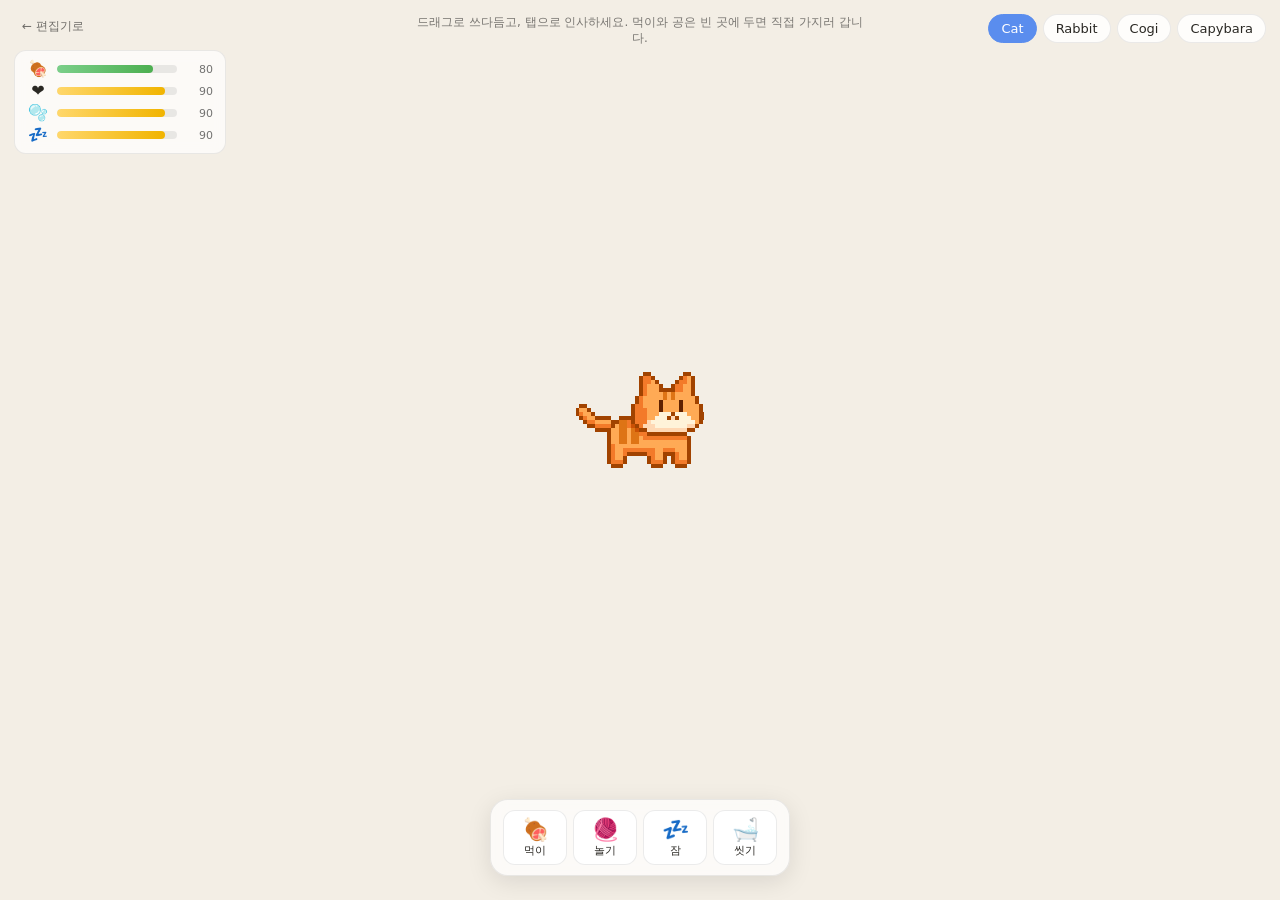
<file: interaction/index.html>
<!doctype html>
<html lang="ko">
<head>
  <meta charset="utf-8" />
  <meta name="viewport" content="width=device-width, initial-scale=1, viewport-fit=cover" />
  <meta name="color-scheme" content="light" />
  <title>동물 친구</title>
  <link rel="stylesheet" href="styles.css" />
</head>
<body>
  <canvas id="scene"></canvas>
  <div id="world-layer"></div>
  <div id="fx-layer"></div>
  <div id="bubble-layer"></div>
  <div id="stats-panel" aria-label="동물 상태"></div>
  <div id="picker" aria-label="동물 선택"></div>
  <div id="care-panel" aria-label="돌봄 액션"></div>
  <div id="hint">드래그로 쓰다듬고, 탭으로 인사하세요. 먹이와 공은 빈 곳에 두면 직접 가지러 갑니다.</div>
  <a id="back-link" href="../">← 편집기로</a>
  <div id="status" role="status" aria-live="polite">Loading...</div>
  <script type="module" src="main.js"></script>
</body>
</html>
</file>
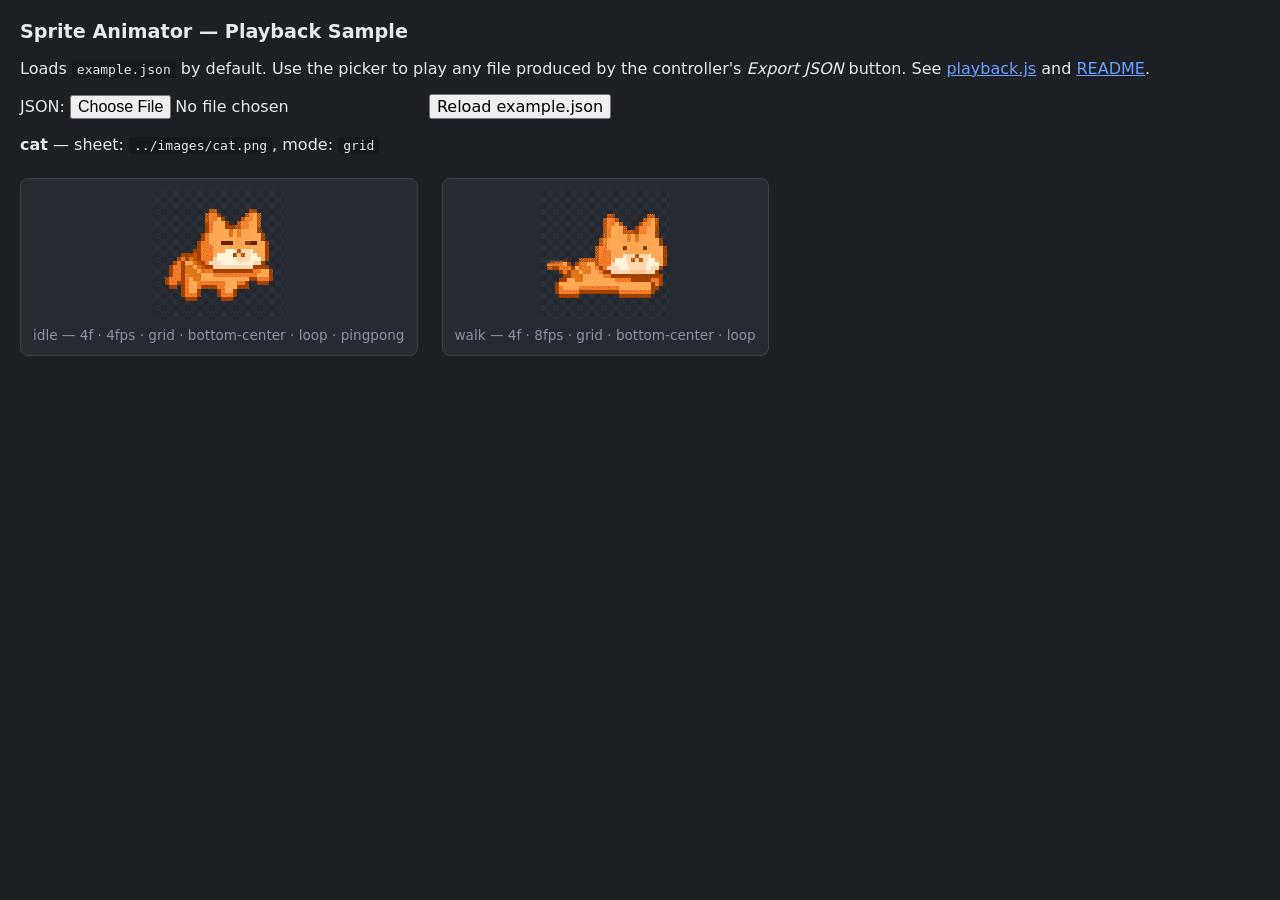
<file: samples/index.html>
<!doctype html>
<html lang="en">
<head>
  <meta charset="utf-8" />
  <meta name="viewport" content="width=device-width, initial-scale=1" />
  <title>Sprite Animator — Playback Sample</title>
  <style>
    body { font-family: system-ui, sans-serif; background: #1c1f24; color: #e6e9ef; margin: 0; padding: 20px; }
    h1 { font-size: 1.2rem; margin: 0 0 12px; }
    .row { display: flex; gap: 12px; align-items: center; flex-wrap: wrap; margin-bottom: 16px; }
    button, input[type=file] { font: inherit; }
    .stage { display: flex; flex-wrap: wrap; gap: 24px; }
    .anim {
      background: #262a31; border: 1px solid #3a4049; border-radius: 8px;
      padding: 12px; display: flex; flex-direction: column; align-items: center; gap: 8px;
    }
    .anim canvas {
      background: repeating-conic-gradient(#2a2e36 0% 25%, #232730 0% 50%) 0 0 / 12px 12px;
      image-rendering: pixelated; max-width: 256px; max-height: 256px;
    }
    .anim .meta { color: #8a93a3; font-size: 0.85em; }
    a { color: #6aa0ff; }
    code { background: #15181d; padding: 1px 5px; border-radius: 3px; }
  </style>
</head>
<body>
  <h1>Sprite Animator — Playback Sample</h1>
  <p class="muted">
    Loads <code>example.json</code> by default. Use the picker to play any
    file produced by the controller's <em>Export JSON</em> button. See
    <a href="./playback.js">playback.js</a> and <a href="./README.md">README</a>.
  </p>
  <div class="row">
    <label>JSON: <input type="file" id="json-input" accept="application/json,.json" /></label>
    <button id="reload-default" type="button">Reload example.json</button>
  </div>
  <div id="stage" class="stage"></div>

  <script type="module">
    import { createPlayer, loadDocument, loadImage } from './playback.js';

    const stage = document.getElementById('stage');

    function renderAll(sheet, image, sourceLabel) {
      stage.innerHTML = '';
      const heading = document.createElement('div');
      heading.style.flexBasis = '100%';
      heading.innerHTML = `<strong>${sourceLabel}</strong> — sheet: <code>${sheet.src}</code>, mode: <code>${sheet.mode}</code>`;
      stage.appendChild(heading);

      for (const anim of sheet.animations) {
        const cell = document.createElement('div');
        cell.className = 'anim';
        const canvas = document.createElement('canvas');
        cell.appendChild(canvas);
        const meta = document.createElement('div');
        meta.className = 'meta';
        const tags = [`${anim.frames.length}f`, `${anim.fps}fps`, anim.kind, anim.anchorMode];
        if (anim.loop) tags.push('loop');
        if (anim.pingpong) tags.push('pingpong');
        meta.textContent = `${anim.name} — ${tags.join(' · ')}`;
        cell.appendChild(meta);
        stage.appendChild(cell);
        const player = createPlayer(canvas, image, anim);
        player.play();
      }
    }

    async function loadDefault() {
      try {
        const { name, sheet, image } = await loadDocument('./example.json');
        renderAll(sheet, image, name);
      } catch (err) {
        stage.innerHTML = `<div style="color:#e3504f">Failed to load example.json: ${err.message}</div>`;
      }
    }

    document.getElementById('reload-default').addEventListener('click', loadDefault);

    document.getElementById('json-input').addEventListener('change', async (e) => {
      const file = e.target.files?.[0];
      if (!file) return;
      try {
        const text = await file.text();
        const doc = JSON.parse(text);
        const [name, sheet] = Object.entries(doc.sheets || {})[0] || [];
        if (!sheet) throw new Error('Document has no sheet');
        // src may be a data URL or a relative path. Relative paths resolve
        // against the picked file's parent directory, which we cannot know
        // in a browser; the user must place a sibling image or use absolute
        // URLs / data URLs in their export.
        const url = sheet.src.startsWith('data:') || /^https?:/.test(sheet.src)
          ? sheet.src
          : new URL(sheet.src, location.href).toString();
        const image = await loadImage(url);
        renderAll(sheet, image, name + ' (from file)');
      } catch (err) {
        stage.innerHTML = `<div style="color:#e3504f">${err.message}</div>`;
      }
      e.target.value = '';
    });

    loadDefault();
  </script>
</body>
</html>
</file>
<file: interaction/styles.css>
:root {
  --bg: #f3eee5;
  --text: #2a2823;
  --chip-bg: rgba(255, 255, 255, 0.85);
  --chip-border: rgba(0, 0, 0, 0.08);
  --chip-active: #5a8dee;
  --bubble-bg: #ffffff;
  --bubble-text: #2a2823;
  --bubble-shadow: 0 2px 8px rgba(0, 0, 0, 0.12);
}

* { box-sizing: border-box; }
html, body { height: 100%; margin: 0; }
body {
  font-family: -apple-system, BlinkMacSystemFont, 'Apple SD Gothic Neo', 'Pretendard', 'Segoe UI', system-ui, sans-serif;
  background: var(--bg);
  color: var(--text);
  overflow: hidden;
  user-select: none;
  -webkit-user-select: none;
  -webkit-tap-highlight-color: transparent;
}

#scene {
  position: fixed;
  inset: 0;
  display: block;
  background: var(--bg);
  touch-action: none;
  image-rendering: pixelated;
  image-rendering: crisp-edges;
}

#bubble-layer {
  position: fixed;
  inset: 0;
  pointer-events: none;
  z-index: 5;
}

.bubble {
  position: absolute;
  transform: translate(-50%, -100%);
  background: var(--bubble-bg);
  color: var(--bubble-text);
  padding: 6px 12px;
  border-radius: 14px;
  font-size: 14px;
  line-height: 1.2;
  white-space: nowrap;
  box-shadow: var(--bubble-shadow);
  animation: bubble-in 180ms ease-out;
  transition: opacity 280ms ease-out;
}
.bubble::after {
  content: '';
  position: absolute;
  left: 50%;
  bottom: -5px;
  transform: translateX(-50%);
  width: 10px;
  height: 6px;
  background: var(--bubble-bg);
  clip-path: polygon(0 0, 100% 0, 50% 100%);
}
.bubble.fade-out { opacity: 0; }

@keyframes bubble-in {
  from { opacity: 0; transform: translate(-50%, -88%); }
  to   { opacity: 1; transform: translate(-50%, -100%); }
}

#picker {
  position: fixed;
  top: 14px;
  right: 14px;
  display: flex;
  flex-wrap: wrap;
  justify-content: flex-end;
  gap: 6px;
  z-index: 10;
  max-width: min(44vw, 360px);
}
.chip {
  padding: 6px 12px;
  border: 1px solid var(--chip-border);
  background: var(--chip-bg);
  color: var(--text);
  border-radius: 999px;
  font-size: 13px;
  cursor: pointer;
  font-family: inherit;
  text-transform: capitalize;
  transition: background 0.15s, color 0.15s, border-color 0.15s;
}
.chip:hover { background: #fff; }
.chip.active {
  background: var(--chip-active);
  color: #fff;
  border-color: var(--chip-active);
}

#hint {
  position: fixed;
  top: 14px;
  left: 50%;
  transform: translateX(-50%);
  font-size: 12px;
  color: rgba(0, 0, 0, 0.5);
  z-index: 10;
  pointer-events: none;
  white-space: normal;
  line-height: 1.35;
  text-align: center;
  max-width: min(460px, calc(100vw - 320px));
  overflow: hidden;
  text-overflow: ellipsis;
}

#back-link {
  position: fixed;
  top: 14px;
  left: 14px;
  font-size: 12px;
  color: rgba(0, 0, 0, 0.55);
  text-decoration: none;
  z-index: 10;
  padding: 4px 8px;
  border-radius: 6px;
}
#back-link:hover { color: rgba(0, 0, 0, 0.85); background: rgba(255, 255, 255, 0.5); }

#status {
  position: fixed;
  top: 50%;
  left: 50%;
  transform: translate(-50%, -50%);
  font-size: 14px;
  color: rgba(0, 0, 0, 0.5);
  z-index: 5;
  pointer-events: none;
}
#status:empty { display: none; }

@media (max-width: 480px) {
  #back-link { top: 10px; left: 10px; }
  #picker {
    top: 10px;
    right: 10px;
    max-width: calc(100vw - 120px);
  }
  #hint {
    top: 56px;
    left: 14px;
    right: 14px;
    transform: none;
    font-size: 11px;
    max-width: none;
  }
  .chip { font-size: 12px; padding: 5px 10px; }
}

/* ─── Stats panel (top-left) ───────────────────────────────────────────── */
#stats-panel {
  position: fixed;
  top: 50px;
  left: 14px;
  z-index: 10;
  display: flex;
  flex-direction: column;
  gap: 6px;
  background: rgba(255, 255, 255, 0.7);
  padding: 10px 12px;
  border-radius: 12px;
  border: 1px solid var(--chip-border);
  backdrop-filter: blur(6px);
  -webkit-backdrop-filter: blur(6px);
  font-variant-numeric: tabular-nums;
  pointer-events: none;
  min-width: 190px;
}
.stat-row {
  display: grid;
  grid-template-columns: 22px 120px 28px;
  align-items: center;
  gap: 8px;
  font-size: 12px;
  color: var(--text);
}
.stat-icon {
  font-size: 16px;
  line-height: 1;
  text-align: center;
}
.stat-bar {
  position: relative;
  height: 8px;
  background: rgba(0, 0, 0, 0.08);
  border-radius: 999px;
  overflow: hidden;
}
.stat-fill {
  display: block;
  height: 100%;
  width: 0%;
  background: linear-gradient(90deg, #7bcf8a, #4caf50);
  border-radius: 999px;
  transition: width 220ms ease-out, background 220ms ease-out;
}
.stat-num {
  text-align: right;
  font-size: 11px;
  color: rgba(0, 0, 0, 0.55);
}
.stat-row.low .stat-fill {
  background: linear-gradient(90deg, #ff8a8a, #e74c3c);
  animation: stat-pulse 1.4s ease-in-out infinite;
}
.stat-row.low .stat-icon {
  animation: stat-icon-shake 1.6s ease-in-out infinite;
}
.stat-row.full .stat-fill {
  background: linear-gradient(90deg, #ffd76b, #f1b400);
}
@keyframes stat-pulse {
  0%, 100% { opacity: 1; }
  50%      { opacity: 0.55; }
}
@keyframes stat-icon-shake {
  0%, 100% { transform: translateX(0); }
  25%      { transform: translateX(-1.5px); }
  75%      { transform: translateX(1.5px); }
}

/* ─── Care panel (always-visible floating) ─────────────────────────────── */
#care-panel {
  position: fixed;
  left: 50%;
  bottom: max(24px, env(safe-area-inset-bottom, 0px) + 12px);
  transform: translateX(-50%);
  background: rgba(255, 255, 255, 0.7);
  border: 1px solid var(--chip-border);
  border-radius: 18px;
  padding: 10px 12px;
  box-shadow: 0 6px 24px rgba(0, 0, 0, 0.10);
  z-index: 20;
  backdrop-filter: blur(8px);
  -webkit-backdrop-filter: blur(8px);
}

.care-grid {
  display: grid;
  grid-template-columns: repeat(4, minmax(54px, 64px));
  gap: 6px;
}
.care-btn {
  position: relative;
  display: flex;
  flex-direction: column;
  align-items: center;
  justify-content: center;
  gap: 2px;
  padding: 8px 4px 6px;
  border: 1px solid var(--chip-border);
  background: #fff;
  border-radius: 12px;
  font-family: inherit;
  font-size: 11px;
  color: var(--text);
  cursor: grab;
  overflow: hidden;
  transition: transform 0.1s ease-out, background 0.15s, border-color 0.15s;
  touch-action: none;
  user-select: none;
  -webkit-user-select: none;
}
.care-btn:active { cursor: grabbing; }
.care-btn:hover { background: #fafafa; }
.care-btn:active { transform: scale(0.95); }
.care-btn.cooling {
  cursor: default;
  background: #f3f3f3;
  color: rgba(0, 0, 0, 0.4);
}
.care-icon {
  font-size: 22px;
  line-height: 1;
}
.care-label {
  font-size: 11px;
  letter-spacing: -0.2px;
}
.care-cd {
  position: absolute;
  left: 0;
  bottom: 0;
  width: 100%;
  height: 3px;
  background: var(--chip-active);
  transform-origin: right center;
  transform: scaleX(0);
  pointer-events: none;
}
/* ─── World objects layer (food / ball / poop) ────────────────────────── */
#world-layer {
  position: fixed;
  inset: 0;
  z-index: 3;
  pointer-events: none;
  overflow: hidden;
}
.world-item {
  position: absolute;
  font-size: 36px;
  line-height: 1;
  transform: translate(-50%, -50%);
  filter: drop-shadow(0 3px 6px rgba(0, 0, 0, 0.25));
  user-select: none;
  -webkit-user-select: none;
  pointer-events: none;
  animation: world-item-in 240ms ease-out;
}
@keyframes world-item-in {
  from { transform: translate(-50%, -90%) scale(0.4); opacity: 0; }
  to   { transform: translate(-50%, -50%) scale(1);   opacity: 1; }
}
.world-item.poop {
  pointer-events: auto;
  cursor: grab;
  font-size: 32px;
  animation: world-item-in 240ms ease-out, poop-wobble 2.4s ease-in-out infinite 240ms;
}
.world-item.poop.dragging { cursor: grabbing; animation: none; }
@keyframes poop-wobble {
  0%, 100% { transform: translate(-50%, -50%) rotate(-3deg); }
  50%      { transform: translate(-50%, -50%) rotate(3deg); }
}

/* ─── Particle effects layer (between canvas and bubbles) ─────────────── */
#fx-layer {
  position: fixed;
  inset: 0;
  pointer-events: none;
  z-index: 4;
  overflow: hidden;
}
.fx-particle {
  position: absolute;
  font-size: 22px;
  line-height: 1;
  pointer-events: none;
  user-select: none;
  -webkit-user-select: none;
  transform: translate(-50%, -50%) rotate(var(--rot, 0deg));
  will-change: transform, opacity;
}

.fx-bubble { animation: fx-bubble 1.8s ease-out forwards; font-size: 20px; }
@keyframes fx-bubble {
  0%   { transform: translate(-50%, -50%) scale(var(--scale-from, 0.7)) rotate(var(--rot, 0deg)); opacity: 0; }
  20%  { opacity: 1; }
  85%  { opacity: 0.95; }
  100% {
    transform: translate(calc(-50% + var(--wobble, 0px)), calc(-50% - var(--rise, 70px))) scale(1.45) rotate(var(--rot, 0deg));
    opacity: 0;
  }
}

.fx-water { animation: fx-water 1.2s cubic-bezier(0.4, 0.0, 0.6, 1.0) forwards; font-size: 24px; }
@keyframes fx-water {
  0%   { transform: translate(-50%, -50%) scale(0.4) rotate(var(--rot, 0deg)); opacity: 0; }
  20%  { transform: translate(-50%, -50%) scale(1.1) rotate(var(--rot, 0deg)); opacity: 1; }
  100% {
    transform: translate(calc(-50% + var(--burst-x, 0px)), calc(-50% + 50px)) scale(0.9) rotate(var(--rot, 0deg));
    opacity: 0;
  }
}

.fx-heart { animation: fx-heart 1.6s ease-out forwards; font-size: 20px; }
@keyframes fx-heart {
  0%   { transform: translate(-50%, -50%) scale(0.3) rotate(var(--rot, 0deg)); opacity: 0; }
  25%  { transform: translate(-50%, -50%) scale(1.25) rotate(var(--rot, 0deg)); opacity: 1; }
  100% {
    transform: translate(calc(-50% + var(--wobble, 0px)), calc(-50% - var(--rise, 70px))) scale(0.7) rotate(var(--rot, 0deg));
    opacity: 0;
  }
}

.fx-sparkle { animation: fx-sparkle 0.9s ease-out forwards; font-size: 20px; }
@keyframes fx-sparkle {
  0%   { transform: translate(-50%, -50%) scale(0) rotate(0deg); opacity: 0; }
  35%  { transform: translate(calc(-50% + var(--burst-x, 0px) * 0.5), calc(-50% + var(--burst-y, 0px) * 0.5)) scale(1.4) rotate(180deg); opacity: 1; }
  100% { transform: translate(calc(-50% + var(--burst-x, 0px)), calc(-50% + var(--burst-y, 0px))) scale(0.3) rotate(360deg); opacity: 0; }
}

.fx-food { animation: fx-food 1.1s ease-out forwards; font-size: 22px; }
@keyframes fx-food {
  0%   { transform: translate(-50%, -50%) scale(0.4) rotate(var(--rot, 0deg)); opacity: 0; }
  30%  { transform: translate(-50%, -50%) scale(1.1) rotate(var(--rot, 0deg)); opacity: 1; }
  100% { transform: translate(-50%, calc(-50% - 30px)) scale(0.55) rotate(var(--rot, 0deg)); opacity: 0; }
}

.fx-zzz { animation: fx-zzz 2.2s ease-in-out forwards; font-size: 22px; font-weight: 700; }
@keyframes fx-zzz {
  0%   { transform: translate(-50%, -50%) scale(0.5) rotate(-12deg); opacity: 0; }
  20%  { opacity: 1; }
  100% { transform: translate(calc(-50% + 35px), calc(-50% - 70px)) scale(1.0) rotate(18deg); opacity: 0; }
}

/* ─── Pet cursor (hand that follows the finger during rub) ─────────────── */
.pet-cursor {
  position: fixed;
  left: 0;
  top: 0;
  font-size: 36px;
  line-height: 1;
  pointer-events: none;
  z-index: 90;
  transform: translate(-50%, -50%) rotate(-15deg);
  filter: drop-shadow(0 4px 8px rgba(0, 0, 0, 0.25));
  opacity: 0;
  transition: opacity 120ms ease-out;
  user-select: none;
  -webkit-user-select: none;
  will-change: left, top, opacity;
}
.pet-cursor.active { opacity: 1; }

/* ─── Drag ghost (item that follows the cursor) ────────────────────────── */
.care-ghost {
  position: fixed;
  left: 0;
  top: 0;
  font-size: 38px;
  line-height: 1;
  pointer-events: none;
  z-index: 100;
  transform: translate(-50%, -50%);
  filter: drop-shadow(0 4px 10px rgba(0, 0, 0, 0.3));
  transition: filter 0.15s ease-out;
  will-change: left, top;
  user-select: none;
  -webkit-user-select: none;
}
.care-ghost.over-target {
  animation: ghost-pulse 0.6s ease-in-out infinite;
  filter: drop-shadow(0 0 14px rgba(255, 200, 80, 0.85)) drop-shadow(0 4px 10px rgba(0, 0, 0, 0.3));
}
.care-ghost.over-empty-ok {
  filter: drop-shadow(0 0 10px rgba(120, 220, 140, 0.7)) drop-shadow(0 4px 10px rgba(0, 0, 0, 0.3));
}
.care-ghost.over-empty-ok::after {
  content: '';
  position: absolute;
  left: 50%; top: 50%;
  width: 60px; height: 60px;
  margin-left: -30px; margin-top: -30px;
  border: 2px dashed rgba(80, 180, 110, 0.85);
  border-radius: 50%;
  animation: ghost-ok-spin 1.6s linear infinite;
}
.care-ghost.over-empty-bad {
  filter: drop-shadow(0 0 10px rgba(220, 80, 80, 0.7)) drop-shadow(0 4px 10px rgba(0, 0, 0, 0.3));
  opacity: 0.7;
}
.care-ghost.over-empty-bad::after {
  content: '✖';
  position: absolute;
  left: 50%; top: -8px;
  transform: translateX(-50%);
  color: rgba(220, 60, 60, 0.95);
  font-size: 22px;
  font-weight: 700;
}
@keyframes ghost-pulse {
  0%, 100% { transform: translate(-50%, -50%) scale(1); }
  50%      { transform: translate(-50%, -50%) scale(1.18); }
}
@keyframes ghost-ok-spin {
  from { transform: rotate(0deg); }
  to   { transform: rotate(360deg); }
}

@media (max-width: 480px) {
  #stats-panel {
    top: 98px;
    left: 10px;
    padding: 8px 10px;
    min-width: 0;
    max-width: calc(100vw - 20px);
  }
  .stat-row { grid-template-columns: 20px 90px 24px; gap: 6px; font-size: 11px; }
  .stat-icon { font-size: 14px; }
  #care-panel {
    width: calc(100vw - 20px);
    padding: 10px;
  }
  .care-grid { grid-template-columns: repeat(4, minmax(0, 1fr)); gap: 4px; }
  .care-btn { padding: 6px 2px 4px; }
  .care-icon { font-size: 18px; }
  .care-label { font-size: 10px; }
}
</file>
